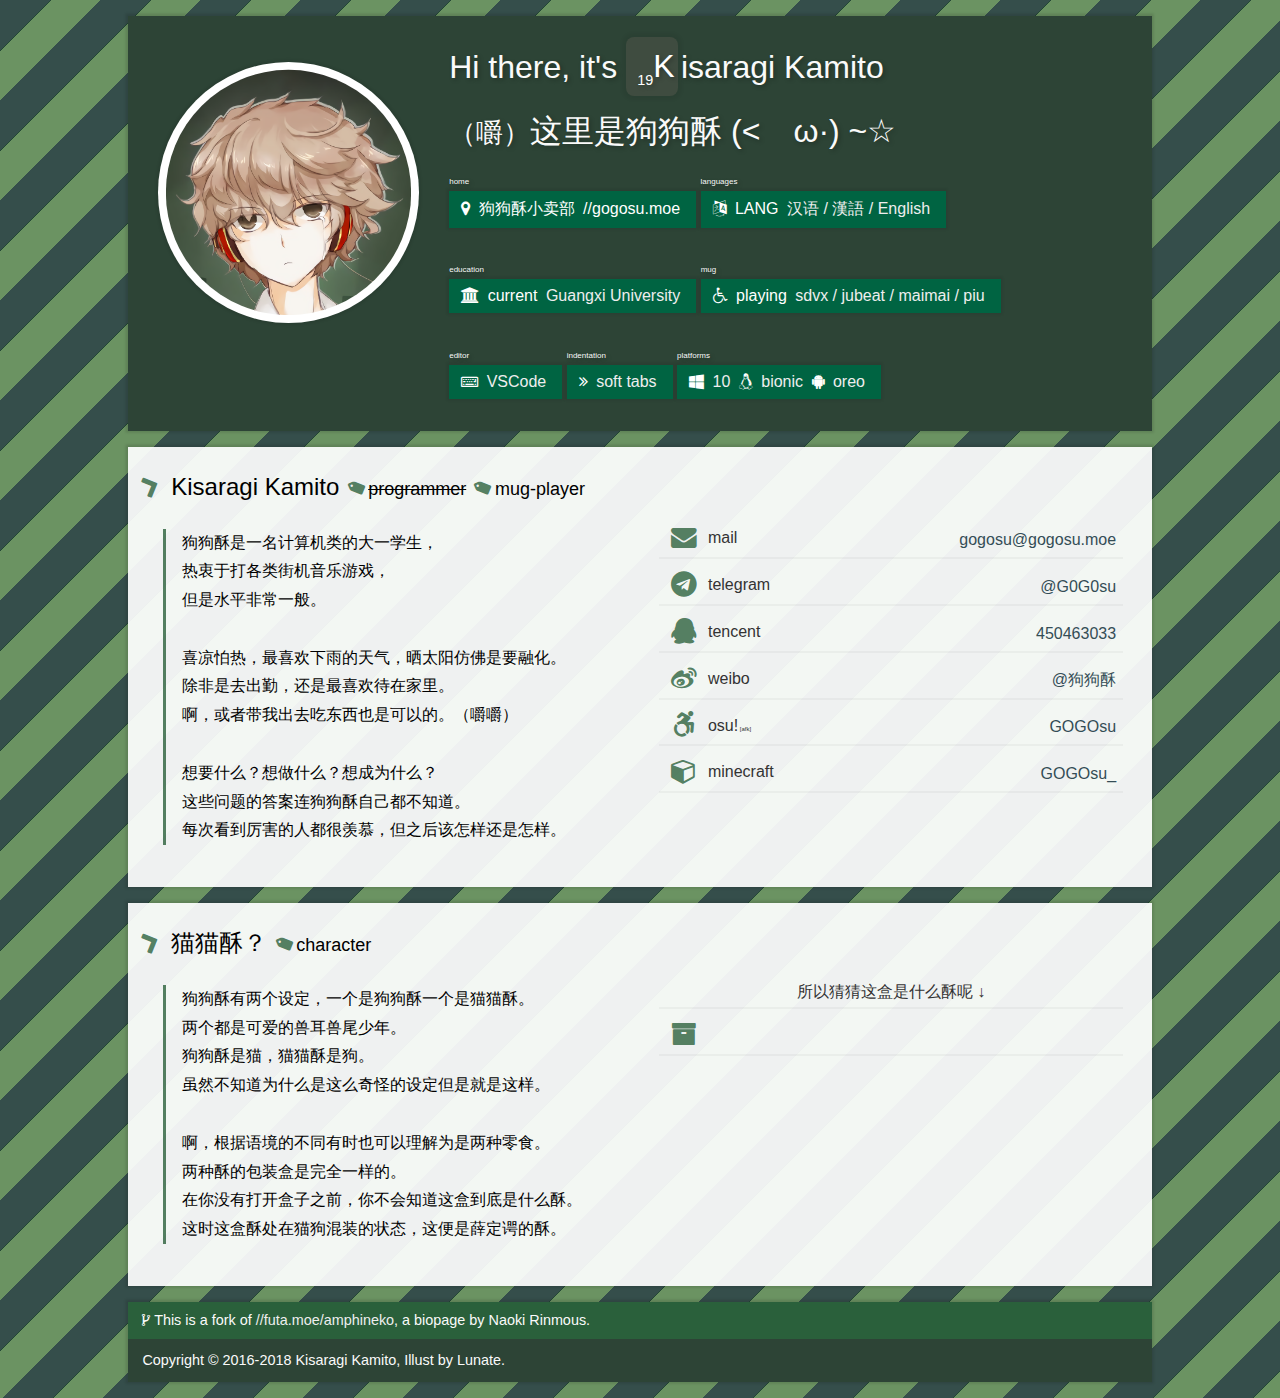
<file: index.html>
<html>
	<head>
		<link href="assets/stylesheets/index.bundle.min.css" rel="stylesheet">
		<meta charset="utf-8">
		<link rel="icon" type="image/png" href="assets/images/favicon.png" />
		<meta name="viewport" content="width=device-width, initial-scale=1, minimum-scale=1, maximum-scale=1" />
		<title>about gogosu</title>

	</head>
	<body>
		<div class="main-container">
			<div class="section header grid-container">
				<div class="picture-container grid-30">
					<img class="picture" src="assets/images/gogosu.png">
				</div>
				<div class="grid-70">
					<h1 class="greeting en">
						Hi there, it's <span class="no-wrap"><a class="chem-element" element="potassium" href="https://en.wikipedia.org/wiki/Potassium">K</a>isaragi Kamito</span>
					</h1>
					<h1 class="greeting cn">
						<small class="prefix">（嚼）</small><span class="name no-wrap">这里是狗狗酥 <span class="face">(&lt;ゝω·) ~☆</span></span>
					</h1>
					<div class="labels">
						<div alt="home" class="label">
							<i aria-hidden="true" class="fa fa-map-marker"></i>
							<span class="title">狗狗酥小卖部</span>
							<span class="link">//gogosu.moe</span>
						</div>
						<div alt="languages" class="label">
							<i aria-hidden="true" class="fa fa-language"></i>
							<span class="title">LANG</span>
							<span class="content">汉语 / 漢語 / English</span>
						</div>
					</div>
					<div class="labels">
						<div alt="education" class="label">
							<i aria-hidden="true" class="fa fa-university"></i>
							<span class="title">current</span>
							<span class="content">Guangxi University</span>
						</div>
						<div alt="mug" class="label">
							<i aria-hidden="true" class="fa fa-wheelchair"></i>
							<span class="title">playing</span>
							<span class="content">sdvx / jubeat / maimai / piu</span>
						</div>
					</div>
					<div class="labels">
						<div alt="editor" class="label">
							<i aria-hidden="true" class="fa fa-keyboard-o"></i>
							<span class="content">VSCode</span>
						</div>
						<div alt="indentation" class="label">
							<i aria-hidden="true" class="fa fa-angle-double-right"></i>
							<span class="content">soft tabs</span>
						</div>
						<div alt="platforms" class="label">
							<i aria-hidden="true" class="fa fa-windows"></i>
							<span class="content">10</span>
							<i aria-hidden="true" class="fa fa-linux"></i>
							<span class="content">bionic</span>
							<i aria-hidden="true" class="fa fa-android"></i>
							<span class="content">oreo</span>
						</div>
					</div>
				</div>
			</div>
			<div class="section identity-category grid-container">
				<h2 class="title">
					<i aria-hidden="true" class="fa fa-chevron-right"></i> Kisaragi Kamito
					<span class="no-wrap">
						<small class="tag"><i aria-hidden="true" class="fa fa-tag"></i><del>programmer</del></small>
						<small class="tag"><i aria-hidden="true" class="fa fa-tag"></i>mug-player</small>
					</span>
				</h2>
				<ul class="identities grid-50">
					<div class="self-desc">
						<p>
							狗狗酥是一名计算机类的大一学生，<br />
							热衷于打各类街机音乐游戏，<br />
							但是水平非常一般。<br />
							<br />
							喜凉怕热，最喜欢下雨的天气，晒太阳仿佛是要融化。<br />
							除非是去出勤，还是最喜欢待在家里。<br />
							啊，或者带我出去吃东西也是可以的。（嚼嚼）<br />
							<br />
							想要什么？想做什么？想成为什么？<br />
							这些问题的答案连狗狗酥自己都不知道。<br />
							每次看到厉害的人都很羡慕，但之后该怎样还是怎样。
						</p>
					</div>
				</ul>
				<ul class="identities grid-50">
					<li class="identity">
						<a href="mailto:gogosu@gogosu.moe">
							<i aria-hidden="true" class="fa fa-envelope"></i>
							<span class="where">mail</span>
							<span class="link">gogosu@gogosu.moe</span>
						</a>
					</li>
					<li class="identity">
						<a href="https://telegram.me/G0G0su">
							<i aria-hidden="true" class="fa fa-telegram"></i>
							<span class="where">telegram</span>
							<span class="link">@G0G0su</span>
						</a>
					</li>
					<li class="identity">
						<a href="http://wpa.qq.com/msgrd?v=3&uin=450463033&site=qq&menu=yes">
							<i aria-hidden="true" class="fa fa-qq"></i>
							<span class="where">tencent</span>
							<span class="link">450463033</span>
						</a>
					</li>
					<li class="identity">
						<a href="http://weibo.com/777500604">
							<i aria-hidden="true" class="fa fa-weibo"></i>
							<span class="where">weibo</span>
							<span class="link">@狗狗酥</span>
						</a>
					</li>
					<li class="identity">
						<a href="https://osu.ppy.sh/u/GOGOsu">
							<i aria-hidden="true" class="fa fa-wheelchair-alt"></i>
							<span class="where">osu!<span class="status"> [afk]</span></span>
							<span class="link">GOGOsu</span>
						</a>
					</li>
					<li class="identity">
						<a href="#">
							<i aria-hidden="true" class="fa fa-cube"></i>
							<span class="where">minecraft</span>
							<span class="link">GOGOsu_</span>
						</a>
					</li>
				</ul>
			</div>

			<div class="section identity-category grid-container">
				<h2 class="title">
					<i aria-hidden="true" class="fa fa-chevron-right"></i> 猫猫酥？
					<span class="no-wrap">
						<small class="tag"><i aria-hidden="true" class="fa fa-tag"></i>character</small>
					</span>
				</h2>
				<ul class="identities grid-50">
					<div class="self-desc">
						<p>
							狗狗酥有两个设定，一个是狗狗酥一个是猫猫酥。<br />
							两个都是可爱的兽耳兽尾少年。<br />
							狗狗酥是猫，猫猫酥是狗。<br />
							虽然不知道为什么是这么奇怪的设定但是就是这样。<br />
							<br />
							啊，根据语境的不同有时也可以理解为是两种零食。<br />
							两种酥的包装盒是完全一样的。<br />
							在你没有打开盒子之前，你不会知道这盒到底是什么酥。<br />
							这时这盒酥处在猫狗混装的状态，这便是薛定谔的酥。</br>
							
						</p>
					</div>
				</ul>
				<ul class="identities grid-50">
				<li class="identity">
						<center><span class="where">所以猜猜这盒是什么酥呢 ↓</span></center>
				</li>
				<li class="identity">
						<i aria-hidden="true" class="fa fa-archive"></i>
						<small><span class="link" style="color: rgba(33,97,153,0)">实际上整盒都是空的，都被猫猫酥（少年）吃光了 .w.（嚼嚼</span></small>
					
				</li>
			</ul>
		</div>



			<div class="section">
				<a class="acknowledgement" href="//github.com/amphineko/amphineko" target="_blank"><i aria-hidden="true" class="fa fa-code-fork"></i> This is a fork of <span class="link">//futa.moe/amphineko</span>, a biopage by Naoki Rinmous.</a>
				<div class="copyright">
					Copyright © 2016-2018 Kisaragi Kamito, Illust by Lunate.
				</div>
			</div>
		</div>
	</body>
</html>
</file>
<file: assets/stylesheets/index.bundle.min.css>
@charset "UTF-8";/*!
 *  Font Awesome 4.7.0 by @davegandy - http://fontawesome.io - @fontawesome
 *  License - http://fontawesome.io/license (Font: SIL OFL 1.1, CSS: MIT License)
 */@font-face{font-family:FontAwesome;src:url(../fonts/fontawesome-webfont.eot?v=4.7.0);src:url(../fonts/fontawesome-webfont.eot?#iefix&v=4.7.0) format("embedded-opentype"),url(../fonts/fontawesome-webfont.woff2?v=4.7.0) format("woff2"),url(../fonts/fontawesome-webfont.woff?v=4.7.0) format("woff"),url(../fonts/fontawesome-webfont.ttf?v=4.7.0) format("truetype"),url(../fonts/fontawesome-webfont.svg?v=4.7.0#fontawesomeregular) format("svg");font-weight:400;font-style:normal}.fa{display:inline-block;font:normal normal normal 14px/1 FontAwesome;font-size:inherit;text-rendering:auto;-webkit-font-smoothing:antialiased;-moz-osx-font-smoothing:grayscale}.fa-lg{font-size:1.33333em;line-height:.75em;vertical-align:-15%}.fa-2x{font-size:2em}.fa-3x{font-size:3em}.fa-4x{font-size:4em}.fa-5x{font-size:5em}.fa-fw{width:1.28571em;text-align:center}.fa-ul{padding-left:0;margin-left:2.14286em;list-style-type:none}.fa-ul>li{position:relative}.fa-li{position:absolute;left:-2.14286em;width:2.14286em;top:.14286em;text-align:center}.fa-li.fa-lg{left:-1.85714em}.fa-border{padding:.2em .25em .15em;border:solid .08em #eee;border-radius:.1em}.fa-pull-left{float:left}.fa-pull-right{float:right}.fa.fa-pull-left{margin-right:.3em}.fa.fa-pull-right{margin-left:.3em}.pull-right{float:right}.pull-left{float:left}.fa.pull-left{margin-right:.3em}.fa.pull-right{margin-left:.3em}.fa-spin{-webkit-animation:fa-spin 2s infinite linear;animation:fa-spin 2s infinite linear}.fa-pulse{-webkit-animation:fa-spin 1s infinite steps(8);animation:fa-spin 1s infinite steps(8)}@-webkit-keyframes fa-spin{0%{-webkit-transform:rotate(0);transform:rotate(0)}100%{-webkit-transform:rotate(359deg);transform:rotate(359deg)}}@keyframes fa-spin{0%{-webkit-transform:rotate(0);transform:rotate(0)}100%{-webkit-transform:rotate(359deg);transform:rotate(359deg)}}.fa-rotate-90{-webkit-transform:rotate(90deg);-ms-transform:rotate(90deg);transform:rotate(90deg)}.fa-rotate-180{-webkit-transform:rotate(180deg);-ms-transform:rotate(180deg);transform:rotate(180deg)}.fa-rotate-270{-webkit-transform:rotate(270deg);-ms-transform:rotate(270deg);transform:rotate(270deg)}.fa-flip-horizontal{-webkit-transform:scale(-1,1);-ms-transform:scale(-1,1);transform:scale(-1,1)}.fa-flip-vertical{-webkit-transform:scale(1,-1);-ms-transform:scale(1,-1);transform:scale(1,-1)}:root .fa-flip-horizontal,:root .fa-flip-vertical,:root .fa-rotate-180,:root .fa-rotate-270,:root .fa-rotate-90{filter:none}.fa-stack{position:relative;display:inline-block;width:2em;height:2em;line-height:2em;vertical-align:middle}.fa-stack-1x,.fa-stack-2x{position:absolute;left:0;width:100%;text-align:center}.fa-stack-1x{line-height:inherit}.fa-stack-2x{font-size:2em}.fa-inverse{color:#fff}.fa-glass:before{content:""}.fa-music:before{content:""}.fa-search:before{content:""}.fa-envelope-o:before{content:""}.fa-heart:before{content:""}.fa-star:before{content:""}.fa-star-o:before{content:""}.fa-user:before{content:""}.fa-film:before{content:""}.fa-th-large:before{content:""}.fa-th:before{content:""}.fa-th-list:before{content:""}.fa-check:before{content:""}.fa-close:before,.fa-remove:before,.fa-times:before{content:""}.fa-search-plus:before{content:""}.fa-search-minus:before{content:""}.fa-power-off:before{content:""}.fa-signal:before{content:""}.fa-cog:before,.fa-gear:before{content:""}.fa-trash-o:before{content:""}.fa-home:before{content:""}.fa-file-o:before{content:""}.fa-clock-o:before{content:""}.fa-road:before{content:""}.fa-download:before{content:""}.fa-arrow-circle-o-down:before{content:""}.fa-arrow-circle-o-up:before{content:""}.fa-inbox:before{content:""}.fa-play-circle-o:before{content:""}.fa-repeat:before,.fa-rotate-right:before{content:""}.fa-refresh:before{content:""}.fa-list-alt:before{content:""}.fa-lock:before{content:""}.fa-flag:before{content:""}.fa-headphones:before{content:""}.fa-volume-off:before{content:""}.fa-volume-down:before{content:""}.fa-volume-up:before{content:""}.fa-qrcode:before{content:""}.fa-barcode:before{content:""}.fa-tag:before{content:""}.fa-tags:before{content:""}.fa-book:before{content:""}.fa-bookmark:before{content:""}.fa-print:before{content:""}.fa-camera:before{content:""}.fa-font:before{content:""}.fa-bold:before{content:""}.fa-italic:before{content:""}.fa-text-height:before{content:""}.fa-text-width:before{content:""}.fa-align-left:before{content:""}.fa-align-center:before{content:""}.fa-align-right:before{content:""}.fa-align-justify:before{content:""}.fa-list:before{content:""}.fa-dedent:before,.fa-outdent:before{content:""}.fa-indent:before{content:""}.fa-video-camera:before{content:""}.fa-image:before,.fa-photo:before,.fa-picture-o:before{content:""}.fa-pencil:before{content:""}.fa-map-marker:before{content:""}.fa-adjust:before{content:""}.fa-tint:before{content:""}.fa-edit:before,.fa-pencil-square-o:before{content:""}.fa-share-square-o:before{content:""}.fa-check-square-o:before{content:""}.fa-arrows:before{content:""}.fa-step-backward:before{content:""}.fa-fast-backward:before{content:""}.fa-backward:before{content:""}.fa-play:before{content:""}.fa-pause:before{content:""}.fa-stop:before{content:""}.fa-forward:before{content:""}.fa-fast-forward:before{content:""}.fa-step-forward:before{content:""}.fa-eject:before{content:""}.fa-chevron-left:before{content:""}.fa-chevron-right:before{content:""}.fa-plus-circle:before{content:""}.fa-minus-circle:before{content:""}.fa-times-circle:before{content:""}.fa-check-circle:before{content:""}.fa-question-circle:before{content:""}.fa-info-circle:before{content:""}.fa-crosshairs:before{content:""}.fa-times-circle-o:before{content:""}.fa-check-circle-o:before{content:""}.fa-ban:before{content:""}.fa-arrow-left:before{content:""}.fa-arrow-right:before{content:""}.fa-arrow-up:before{content:""}.fa-arrow-down:before{content:""}.fa-mail-forward:before,.fa-share:before{content:""}.fa-expand:before{content:""}.fa-compress:before{content:""}.fa-plus:before{content:""}.fa-minus:before{content:""}.fa-asterisk:before{content:""}.fa-exclamation-circle:before{content:""}.fa-gift:before{content:""}.fa-leaf:before{content:""}.fa-fire:before{content:""}.fa-eye:before{content:""}.fa-eye-slash:before{content:""}.fa-exclamation-triangle:before,.fa-warning:before{content:""}.fa-plane:before{content:""}.fa-calendar:before{content:""}.fa-random:before{content:""}.fa-comment:before{content:""}.fa-magnet:before{content:""}.fa-chevron-up:before{content:""}.fa-chevron-down:before{content:""}.fa-retweet:before{content:""}.fa-shopping-cart:before{content:""}.fa-folder:before{content:""}.fa-folder-open:before{content:""}.fa-arrows-v:before{content:""}.fa-arrows-h:before{content:""}.fa-bar-chart-o:before,.fa-bar-chart:before{content:""}.fa-twitter-square:before{content:""}.fa-facebook-square:before{content:""}.fa-camera-retro:before{content:""}.fa-key:before{content:""}.fa-cogs:before,.fa-gears:before{content:""}.fa-comments:before{content:""}.fa-thumbs-o-up:before{content:""}.fa-thumbs-o-down:before{content:""}.fa-star-half:before{content:""}.fa-heart-o:before{content:""}.fa-sign-out:before{content:""}.fa-linkedin-square:before{content:""}.fa-thumb-tack:before{content:""}.fa-external-link:before{content:""}.fa-sign-in:before{content:""}.fa-trophy:before{content:""}.fa-github-square:before{content:""}.fa-upload:before{content:""}.fa-lemon-o:before{content:""}.fa-phone:before{content:""}.fa-square-o:before{content:""}.fa-bookmark-o:before{content:""}.fa-phone-square:before{content:""}.fa-twitter:before{content:""}.fa-facebook-f:before,.fa-facebook:before{content:""}.fa-github:before{content:""}.fa-unlock:before{content:""}.fa-credit-card:before{content:""}.fa-feed:before,.fa-rss:before{content:""}.fa-hdd-o:before{content:""}.fa-bullhorn:before{content:""}.fa-bell:before{content:""}.fa-certificate:before{content:""}.fa-hand-o-right:before{content:""}.fa-hand-o-left:before{content:""}.fa-hand-o-up:before{content:""}.fa-hand-o-down:before{content:""}.fa-arrow-circle-left:before{content:""}.fa-arrow-circle-right:before{content:""}.fa-arrow-circle-up:before{content:""}.fa-arrow-circle-down:before{content:""}.fa-globe:before{content:""}.fa-wrench:before{content:""}.fa-tasks:before{content:""}.fa-filter:before{content:""}.fa-briefcase:before{content:""}.fa-arrows-alt:before{content:""}.fa-group:before,.fa-users:before{content:""}.fa-chain:before,.fa-link:before{content:""}.fa-cloud:before{content:""}.fa-flask:before{content:""}.fa-cut:before,.fa-scissors:before{content:""}.fa-copy:before,.fa-files-o:before{content:""}.fa-paperclip:before{content:""}.fa-floppy-o:before,.fa-save:before{content:""}.fa-square:before{content:""}.fa-bars:before,.fa-navicon:before,.fa-reorder:before{content:""}.fa-list-ul:before{content:""}.fa-list-ol:before{content:""}.fa-strikethrough:before{content:""}.fa-underline:before{content:""}.fa-table:before{content:""}.fa-magic:before{content:""}.fa-truck:before{content:""}.fa-pinterest:before{content:""}.fa-pinterest-square:before{content:""}.fa-google-plus-square:before{content:""}.fa-google-plus:before{content:""}.fa-money:before{content:""}.fa-caret-down:before{content:""}.fa-caret-up:before{content:""}.fa-caret-left:before{content:""}.fa-caret-right:before{content:""}.fa-columns:before{content:""}.fa-sort:before,.fa-unsorted:before{content:""}.fa-sort-desc:before,.fa-sort-down:before{content:""}.fa-sort-asc:before,.fa-sort-up:before{content:""}.fa-envelope:before{content:""}.fa-linkedin:before{content:""}.fa-rotate-left:before,.fa-undo:before{content:""}.fa-gavel:before,.fa-legal:before{content:""}.fa-dashboard:before,.fa-tachometer:before{content:""}.fa-comment-o:before{content:""}.fa-comments-o:before{content:""}.fa-bolt:before,.fa-flash:before{content:""}.fa-sitemap:before{content:""}.fa-umbrella:before{content:""}.fa-clipboard:before,.fa-paste:before{content:""}.fa-lightbulb-o:before{content:""}.fa-exchange:before{content:""}.fa-cloud-download:before{content:""}.fa-cloud-upload:before{content:""}.fa-user-md:before{content:""}.fa-stethoscope:before{content:""}.fa-suitcase:before{content:""}.fa-bell-o:before{content:""}.fa-coffee:before{content:""}.fa-cutlery:before{content:""}.fa-file-text-o:before{content:""}.fa-building-o:before{content:""}.fa-hospital-o:before{content:""}.fa-ambulance:before{content:""}.fa-medkit:before{content:""}.fa-fighter-jet:before{content:""}.fa-beer:before{content:""}.fa-h-square:before{content:""}.fa-plus-square:before{content:""}.fa-angle-double-left:before{content:""}.fa-angle-double-right:before{content:""}.fa-angle-double-up:before{content:""}.fa-angle-double-down:before{content:""}.fa-angle-left:before{content:""}.fa-angle-right:before{content:""}.fa-angle-up:before{content:""}.fa-angle-down:before{content:""}.fa-desktop:before{content:""}.fa-laptop:before{content:""}.fa-tablet:before{content:""}.fa-mobile-phone:before,.fa-mobile:before{content:""}.fa-circle-o:before{content:""}.fa-quote-left:before{content:""}.fa-quote-right:before{content:""}.fa-spinner:before{content:""}.fa-circle:before{content:""}.fa-mail-reply:before,.fa-reply:before{content:""}.fa-github-alt:before{content:""}.fa-folder-o:before{content:""}.fa-folder-open-o:before{content:""}.fa-smile-o:before{content:""}.fa-frown-o:before{content:""}.fa-meh-o:before{content:""}.fa-gamepad:before{content:""}.fa-keyboard-o:before{content:""}.fa-flag-o:before{content:""}.fa-flag-checkered:before{content:""}.fa-terminal:before{content:""}.fa-code:before{content:""}.fa-mail-reply-all:before,.fa-reply-all:before{content:""}.fa-star-half-empty:before,.fa-star-half-full:before,.fa-star-half-o:before{content:""}.fa-location-arrow:before{content:""}.fa-crop:before{content:""}.fa-code-fork:before{content:""}.fa-chain-broken:before,.fa-unlink:before{content:""}.fa-question:before{content:""}.fa-info:before{content:""}.fa-exclamation:before{content:""}.fa-superscript:before{content:""}.fa-subscript:before{content:""}.fa-eraser:before{content:""}.fa-puzzle-piece:before{content:""}.fa-microphone:before{content:""}.fa-microphone-slash:before{content:""}.fa-shield:before{content:""}.fa-calendar-o:before{content:""}.fa-fire-extinguisher:before{content:""}.fa-rocket:before{content:""}.fa-maxcdn:before{content:""}.fa-chevron-circle-left:before{content:""}.fa-chevron-circle-right:before{content:""}.fa-chevron-circle-up:before{content:""}.fa-chevron-circle-down:before{content:""}.fa-html5:before{content:""}.fa-css3:before{content:""}.fa-anchor:before{content:""}.fa-unlock-alt:before{content:""}.fa-bullseye:before{content:""}.fa-ellipsis-h:before{content:""}.fa-ellipsis-v:before{content:""}.fa-rss-square:before{content:""}.fa-play-circle:before{content:""}.fa-ticket:before{content:""}.fa-minus-square:before{content:""}.fa-minus-square-o:before{content:""}.fa-level-up:before{content:""}.fa-level-down:before{content:""}.fa-check-square:before{content:""}.fa-pencil-square:before{content:""}.fa-external-link-square:before{content:""}.fa-share-square:before{content:""}.fa-compass:before{content:""}.fa-caret-square-o-down:before,.fa-toggle-down:before{content:""}.fa-caret-square-o-up:before,.fa-toggle-up:before{content:""}.fa-caret-square-o-right:before,.fa-toggle-right:before{content:""}.fa-eur:before,.fa-euro:before{content:""}.fa-gbp:before{content:""}.fa-dollar:before,.fa-usd:before{content:""}.fa-inr:before,.fa-rupee:before{content:""}.fa-cny:before,.fa-jpy:before,.fa-rmb:before,.fa-yen:before{content:""}.fa-rouble:before,.fa-rub:before,.fa-ruble:before{content:""}.fa-krw:before,.fa-won:before{content:""}.fa-bitcoin:before,.fa-btc:before{content:""}.fa-file:before{content:""}.fa-file-text:before{content:""}.fa-sort-alpha-asc:before{content:""}.fa-sort-alpha-desc:before{content:""}.fa-sort-amount-asc:before{content:""}.fa-sort-amount-desc:before{content:""}.fa-sort-numeric-asc:before{content:""}.fa-sort-numeric-desc:before{content:""}.fa-thumbs-up:before{content:""}.fa-thumbs-down:before{content:""}.fa-youtube-square:before{content:""}.fa-youtube:before{content:""}.fa-xing:before{content:""}.fa-xing-square:before{content:""}.fa-youtube-play:before{content:""}.fa-dropbox:before{content:""}.fa-stack-overflow:before{content:""}.fa-instagram:before{content:""}.fa-flickr:before{content:""}.fa-adn:before{content:""}.fa-bitbucket:before{content:""}.fa-bitbucket-square:before{content:""}.fa-tumblr:before{content:""}.fa-tumblr-square:before{content:""}.fa-long-arrow-down:before{content:""}.fa-long-arrow-up:before{content:""}.fa-long-arrow-left:before{content:""}.fa-long-arrow-right:before{content:""}.fa-apple:before{content:""}.fa-windows:before{content:""}.fa-android:before{content:""}.fa-linux:before{content:""}.fa-dribbble:before{content:""}.fa-skype:before{content:""}.fa-foursquare:before{content:""}.fa-trello:before{content:""}.fa-female:before{content:""}.fa-male:before{content:""}.fa-gittip:before,.fa-gratipay:before{content:""}.fa-sun-o:before{content:""}.fa-moon-o:before{content:""}.fa-archive:before{content:""}.fa-bug:before{content:""}.fa-vk:before{content:""}.fa-weibo:before{content:""}.fa-renren:before{content:""}.fa-pagelines:before{content:""}.fa-stack-exchange:before{content:""}.fa-arrow-circle-o-right:before{content:""}.fa-arrow-circle-o-left:before{content:""}.fa-caret-square-o-left:before,.fa-toggle-left:before{content:""}.fa-dot-circle-o:before{content:""}.fa-wheelchair:before{content:""}.fa-vimeo-square:before{content:""}.fa-try:before,.fa-turkish-lira:before{content:""}.fa-plus-square-o:before{content:""}.fa-space-shuttle:before{content:""}.fa-slack:before{content:""}.fa-envelope-square:before{content:""}.fa-wordpress:before{content:""}.fa-openid:before{content:""}.fa-bank:before,.fa-institution:before,.fa-university:before{content:""}.fa-graduation-cap:before,.fa-mortar-board:before{content:""}.fa-yahoo:before{content:""}.fa-google:before{content:""}.fa-reddit:before{content:""}.fa-reddit-square:before{content:""}.fa-stumbleupon-circle:before{content:""}.fa-stumbleupon:before{content:""}.fa-delicious:before{content:""}.fa-digg:before{content:""}.fa-pied-piper-pp:before{content:""}.fa-pied-piper-alt:before{content:""}.fa-drupal:before{content:""}.fa-joomla:before{content:""}.fa-language:before{content:""}.fa-fax:before{content:""}.fa-building:before{content:""}.fa-child:before{content:""}.fa-paw:before{content:""}.fa-spoon:before{content:""}.fa-cube:before{content:""}.fa-cubes:before{content:""}.fa-behance:before{content:""}.fa-behance-square:before{content:""}.fa-steam:before{content:""}.fa-steam-square:before{content:""}.fa-recycle:before{content:""}.fa-automobile:before,.fa-car:before{content:""}.fa-cab:before,.fa-taxi:before{content:""}.fa-tree:before{content:""}.fa-spotify:before{content:""}.fa-deviantart:before{content:""}.fa-soundcloud:before{content:""}.fa-database:before{content:""}.fa-file-pdf-o:before{content:""}.fa-file-word-o:before{content:""}.fa-file-excel-o:before{content:""}.fa-file-powerpoint-o:before{content:""}.fa-file-image-o:before,.fa-file-photo-o:before,.fa-file-picture-o:before{content:""}.fa-file-archive-o:before,.fa-file-zip-o:before{content:""}.fa-file-audio-o:before,.fa-file-sound-o:before{content:""}.fa-file-movie-o:before,.fa-file-video-o:before{content:""}.fa-file-code-o:before{content:""}.fa-vine:before{content:""}.fa-codepen:before{content:""}.fa-jsfiddle:before{content:""}.fa-life-bouy:before,.fa-life-buoy:before,.fa-life-ring:before,.fa-life-saver:before,.fa-support:before{content:""}.fa-circle-o-notch:before{content:""}.fa-ra:before,.fa-rebel:before,.fa-resistance:before{content:""}.fa-empire:before,.fa-ge:before{content:""}.fa-git-square:before{content:""}.fa-git:before{content:""}.fa-hacker-news:before,.fa-y-combinator-square:before,.fa-yc-square:before{content:""}.fa-tencent-weibo:before{content:""}.fa-qq:before{content:""}.fa-wechat:before,.fa-weixin:before{content:""}.fa-paper-plane:before,.fa-send:before{content:""}.fa-paper-plane-o:before,.fa-send-o:before{content:""}.fa-history:before{content:""}.fa-circle-thin:before{content:""}.fa-header:before{content:""}.fa-paragraph:before{content:""}.fa-sliders:before{content:""}.fa-share-alt:before{content:""}.fa-share-alt-square:before{content:""}.fa-bomb:before{content:""}.fa-futbol-o:before,.fa-soccer-ball-o:before{content:""}.fa-tty:before{content:""}.fa-binoculars:before{content:""}.fa-plug:before{content:""}.fa-slideshare:before{content:""}.fa-twitch:before{content:""}.fa-yelp:before{content:""}.fa-newspaper-o:before{content:""}.fa-wifi:before{content:""}.fa-calculator:before{content:""}.fa-paypal:before{content:""}.fa-google-wallet:before{content:""}.fa-cc-visa:before{content:""}.fa-cc-mastercard:before{content:""}.fa-cc-discover:before{content:""}.fa-cc-amex:before{content:""}.fa-cc-paypal:before{content:""}.fa-cc-stripe:before{content:""}.fa-bell-slash:before{content:""}.fa-bell-slash-o:before{content:""}.fa-trash:before{content:""}.fa-copyright:before{content:""}.fa-at:before{content:""}.fa-eyedropper:before{content:""}.fa-paint-brush:before{content:""}.fa-birthday-cake:before{content:""}.fa-area-chart:before{content:""}.fa-pie-chart:before{content:""}.fa-line-chart:before{content:""}.fa-lastfm:before{content:""}.fa-lastfm-square:before{content:""}.fa-toggle-off:before{content:""}.fa-toggle-on:before{content:""}.fa-bicycle:before{content:""}.fa-bus:before{content:""}.fa-ioxhost:before{content:""}.fa-angellist:before{content:""}.fa-cc:before{content:""}.fa-ils:before,.fa-shekel:before,.fa-sheqel:before{content:""}.fa-meanpath:before{content:""}.fa-buysellads:before{content:""}.fa-connectdevelop:before{content:""}.fa-dashcube:before{content:""}.fa-forumbee:before{content:""}.fa-leanpub:before{content:""}.fa-sellsy:before{content:""}.fa-shirtsinbulk:before{content:""}.fa-simplybuilt:before{content:""}.fa-skyatlas:before{content:""}.fa-cart-plus:before{content:""}.fa-cart-arrow-down:before{content:""}.fa-diamond:before{content:""}.fa-ship:before{content:""}.fa-user-secret:before{content:""}.fa-motorcycle:before{content:""}.fa-street-view:before{content:""}.fa-heartbeat:before{content:""}.fa-venus:before{content:""}.fa-mars:before{content:""}.fa-mercury:before{content:""}.fa-intersex:before,.fa-transgender:before{content:""}.fa-transgender-alt:before{content:""}.fa-venus-double:before{content:""}.fa-mars-double:before{content:""}.fa-venus-mars:before{content:""}.fa-mars-stroke:before{content:""}.fa-mars-stroke-v:before{content:""}.fa-mars-stroke-h:before{content:""}.fa-neuter:before{content:""}.fa-genderless:before{content:""}.fa-facebook-official:before{content:""}.fa-pinterest-p:before{content:""}.fa-whatsapp:before{content:""}.fa-server:before{content:""}.fa-user-plus:before{content:""}.fa-user-times:before{content:""}.fa-bed:before,.fa-hotel:before{content:""}.fa-viacoin:before{content:""}.fa-train:before{content:""}.fa-subway:before{content:""}.fa-medium:before{content:""}.fa-y-combinator:before,.fa-yc:before{content:""}.fa-optin-monster:before{content:""}.fa-opencart:before{content:""}.fa-expeditedssl:before{content:""}.fa-battery-4:before,.fa-battery-full:before,.fa-battery:before{content:""}.fa-battery-3:before,.fa-battery-three-quarters:before{content:""}.fa-battery-2:before,.fa-battery-half:before{content:""}.fa-battery-1:before,.fa-battery-quarter:before{content:""}.fa-battery-0:before,.fa-battery-empty:before{content:""}.fa-mouse-pointer:before{content:""}.fa-i-cursor:before{content:""}.fa-object-group:before{content:""}.fa-object-ungroup:before{content:""}.fa-sticky-note:before{content:""}.fa-sticky-note-o:before{content:""}.fa-cc-jcb:before{content:""}.fa-cc-diners-club:before{content:""}.fa-clone:before{content:""}.fa-balance-scale:before{content:""}.fa-hourglass-o:before{content:""}.fa-hourglass-1:before,.fa-hourglass-start:before{content:""}.fa-hourglass-2:before,.fa-hourglass-half:before{content:""}.fa-hourglass-3:before,.fa-hourglass-end:before{content:""}.fa-hourglass:before{content:""}.fa-hand-grab-o:before,.fa-hand-rock-o:before{content:""}.fa-hand-paper-o:before,.fa-hand-stop-o:before{content:""}.fa-hand-scissors-o:before{content:""}.fa-hand-lizard-o:before{content:""}.fa-hand-spock-o:before{content:""}.fa-hand-pointer-o:before{content:""}.fa-hand-peace-o:before{content:""}.fa-trademark:before{content:""}.fa-registered:before{content:""}.fa-creative-commons:before{content:""}.fa-gg:before{content:""}.fa-gg-circle:before{content:""}.fa-tripadvisor:before{content:""}.fa-odnoklassniki:before{content:""}.fa-odnoklassniki-square:before{content:""}.fa-get-pocket:before{content:""}.fa-wikipedia-w:before{content:""}.fa-safari:before{content:""}.fa-chrome:before{content:""}.fa-firefox:before{content:""}.fa-opera:before{content:""}.fa-internet-explorer:before{content:""}.fa-television:before,.fa-tv:before{content:""}.fa-contao:before{content:""}.fa-500px:before{content:""}.fa-amazon:before{content:""}.fa-calendar-plus-o:before{content:""}.fa-calendar-minus-o:before{content:""}.fa-calendar-times-o:before{content:""}.fa-calendar-check-o:before{content:""}.fa-industry:before{content:""}.fa-map-pin:before{content:""}.fa-map-signs:before{content:""}.fa-map-o:before{content:""}.fa-map:before{content:""}.fa-commenting:before{content:""}.fa-commenting-o:before{content:""}.fa-houzz:before{content:""}.fa-vimeo:before{content:""}.fa-black-tie:before{content:""}.fa-fonticons:before{content:""}.fa-reddit-alien:before{content:""}.fa-edge:before{content:""}.fa-credit-card-alt:before{content:""}.fa-codiepie:before{content:""}.fa-modx:before{content:""}.fa-fort-awesome:before{content:""}.fa-usb:before{content:""}.fa-product-hunt:before{content:""}.fa-mixcloud:before{content:""}.fa-scribd:before{content:""}.fa-pause-circle:before{content:""}.fa-pause-circle-o:before{content:""}.fa-stop-circle:before{content:""}.fa-stop-circle-o:before{content:""}.fa-shopping-bag:before{content:""}.fa-shopping-basket:before{content:""}.fa-hashtag:before{content:""}.fa-bluetooth:before{content:""}.fa-bluetooth-b:before{content:""}.fa-percent:before{content:""}.fa-gitlab:before{content:""}.fa-wpbeginner:before{content:""}.fa-wpforms:before{content:""}.fa-envira:before{content:""}.fa-universal-access:before{content:""}.fa-wheelchair-alt:before{content:""}.fa-question-circle-o:before{content:""}.fa-blind:before{content:""}.fa-audio-description:before{content:""}.fa-volume-control-phone:before{content:""}.fa-braille:before{content:""}.fa-assistive-listening-systems:before{content:""}.fa-american-sign-language-interpreting:before,.fa-asl-interpreting:before{content:""}.fa-deaf:before,.fa-deafness:before,.fa-hard-of-hearing:before{content:""}.fa-glide:before{content:""}.fa-glide-g:before{content:""}.fa-sign-language:before,.fa-signing:before{content:""}.fa-low-vision:before{content:""}.fa-viadeo:before{content:""}.fa-viadeo-square:before{content:""}.fa-snapchat:before{content:""}.fa-snapchat-ghost:before{content:""}.fa-snapchat-square:before{content:""}.fa-pied-piper:before{content:""}.fa-first-order:before{content:""}.fa-yoast:before{content:""}.fa-themeisle:before{content:""}.fa-google-plus-circle:before,.fa-google-plus-official:before{content:""}.fa-fa:before,.fa-font-awesome:before{content:""}.fa-handshake-o:before{content:""}.fa-envelope-open:before{content:""}.fa-envelope-open-o:before{content:""}.fa-linode:before{content:""}.fa-address-book:before{content:""}.fa-address-book-o:before{content:""}.fa-address-card:before,.fa-vcard:before{content:""}.fa-address-card-o:before,.fa-vcard-o:before{content:""}.fa-user-circle:before{content:""}.fa-user-circle-o:before{content:""}.fa-user-o:before{content:""}.fa-id-badge:before{content:""}.fa-drivers-license:before,.fa-id-card:before{content:""}.fa-drivers-license-o:before,.fa-id-card-o:before{content:""}.fa-quora:before{content:""}.fa-free-code-camp:before{content:""}.fa-telegram:before{content:""}.fa-thermometer-4:before,.fa-thermometer-full:before,.fa-thermometer:before{content:""}.fa-thermometer-3:before,.fa-thermometer-three-quarters:before{content:""}.fa-thermometer-2:before,.fa-thermometer-half:before{content:""}.fa-thermometer-1:before,.fa-thermometer-quarter:before{content:""}.fa-thermometer-0:before,.fa-thermometer-empty:before{content:""}.fa-shower:before{content:""}.fa-bath:before,.fa-bathtub:before,.fa-s15:before{content:""}.fa-podcast:before{content:""}.fa-window-maximize:before{content:""}.fa-window-minimize:before{content:""}.fa-window-restore:before{content:""}.fa-times-rectangle:before,.fa-window-close:before{content:""}.fa-times-rectangle-o:before,.fa-window-close-o:before{content:""}.fa-bandcamp:before{content:""}.fa-grav:before{content:""}.fa-etsy:before{content:""}.fa-imdb:before{content:""}.fa-ravelry:before{content:""}.fa-eercast:before{content:""}.fa-microchip:before{content:""}.fa-snowflake-o:before{content:""}.fa-superpowers:before{content:""}.fa-wpexplorer:before{content:""}.fa-meetup:before{content:""}.sr-only{position:absolute;width:1px;height:1px;padding:0;margin:-1px;overflow:hidden;clip:rect(0,0,0,0);border:0}.sr-only-focusable:active,.sr-only-focusable:focus{position:static;width:auto;height:auto;margin:0;overflow:visible;clip:auto}@media (max-width:400px){@-ms-viewport{width:320px}}.clear{clear:both;display:block;overflow:hidden;visibility:hidden;width:0;height:0}.clearfix:after,.clearfix:before,.grid-100:after,.grid-100:before,.grid-10:after,.grid-10:before,.grid-15:after,.grid-15:before,.grid-20:after,.grid-20:before,.grid-25:after,.grid-25:before,.grid-30:after,.grid-30:before,.grid-33:after,.grid-33:before,.grid-35:after,.grid-35:before,.grid-40:after,.grid-40:before,.grid-45:after,.grid-45:before,.grid-50:after,.grid-50:before,.grid-55:after,.grid-55:before,.grid-5:after,.grid-5:before,.grid-60:after,.grid-60:before,.grid-65:after,.grid-65:before,.grid-66:after,.grid-66:before,.grid-70:after,.grid-70:before,.grid-75:after,.grid-75:before,.grid-80:after,.grid-80:before,.grid-85:after,.grid-85:before,.grid-90:after,.grid-90:before,.grid-95:after,.grid-95:before,.grid-container:after,.grid-container:before,.grid-offset:after,.grid-offset:before,.mobile-grid-100:after,.mobile-grid-100:before,.mobile-grid-10:after,.mobile-grid-10:before,.mobile-grid-15:after,.mobile-grid-15:before,.mobile-grid-20:after,.mobile-grid-20:before,.mobile-grid-25:after,.mobile-grid-25:before,.mobile-grid-30:after,.mobile-grid-30:before,.mobile-grid-33:after,.mobile-grid-33:before,.mobile-grid-35:after,.mobile-grid-35:before,.mobile-grid-40:after,.mobile-grid-40:before,.mobile-grid-45:after,.mobile-grid-45:before,.mobile-grid-50:after,.mobile-grid-50:before,.mobile-grid-55:after,.mobile-grid-55:before,.mobile-grid-5:after,.mobile-grid-5:before,.mobile-grid-60:after,.mobile-grid-60:before,.mobile-grid-65:after,.mobile-grid-65:before,.mobile-grid-66:after,.mobile-grid-66:before,.mobile-grid-70:after,.mobile-grid-70:before,.mobile-grid-75:after,.mobile-grid-75:before,.mobile-grid-80:after,.mobile-grid-80:before,.mobile-grid-85:after,.mobile-grid-85:before,.mobile-grid-90:after,.mobile-grid-90:before,.mobile-grid-95:after,.mobile-grid-95:before{content:".";display:block;overflow:hidden;visibility:hidden;font-size:0;line-height:0;width:0;height:0}.clearfix:after,.grid-100:after,.grid-10:after,.grid-15:after,.grid-20:after,.grid-25:after,.grid-30:after,.grid-33:after,.grid-35:after,.grid-40:after,.grid-45:after,.grid-50:after,.grid-55:after,.grid-5:after,.grid-60:after,.grid-65:after,.grid-66:after,.grid-70:after,.grid-75:after,.grid-80:after,.grid-85:after,.grid-90:after,.grid-95:after,.grid-container:after,.grid-offset:after,.mobile-grid-100:after,.mobile-grid-10:after,.mobile-grid-15:after,.mobile-grid-20:after,.mobile-grid-25:after,.mobile-grid-30:after,.mobile-grid-33:after,.mobile-grid-35:after,.mobile-grid-40:after,.mobile-grid-45:after,.mobile-grid-50:after,.mobile-grid-55:after,.mobile-grid-5:after,.mobile-grid-60:after,.mobile-grid-65:after,.mobile-grid-66:after,.mobile-grid-70:after,.mobile-grid-75:after,.mobile-grid-80:after,.mobile-grid-85:after,.mobile-grid-90:after,.mobile-grid-95:after{clear:both}.grid-container{margin-left:auto;margin-right:auto;max-width:1200px;padding-left:10px;padding-right:10px}.grid-10,.grid-100,.grid-15,.grid-20,.grid-25,.grid-30,.grid-33,.grid-35,.grid-40,.grid-45,.grid-5,.grid-50,.grid-55,.grid-60,.grid-65,.grid-66,.grid-70,.grid-75,.grid-80,.grid-85,.grid-90,.grid-95,.mobile-grid-10,.mobile-grid-100,.mobile-grid-15,.mobile-grid-20,.mobile-grid-25,.mobile-grid-30,.mobile-grid-33,.mobile-grid-35,.mobile-grid-40,.mobile-grid-45,.mobile-grid-5,.mobile-grid-50,.mobile-grid-55,.mobile-grid-60,.mobile-grid-65,.mobile-grid-66,.mobile-grid-70,.mobile-grid-75,.mobile-grid-80,.mobile-grid-85,.mobile-grid-90,.mobile-grid-95{-moz-box-sizing:border-box;-webkit-box-sizing:border-box;box-sizing:border-box;padding-left:10px;padding-right:10px}.grid-parent{padding-left:0;padding-right:0}.grid-offset{clear:both;margin-left:-10px;margin-right:-10px}@media (max-width:767px){.mobile-pull-10,.mobile-pull-15,.mobile-pull-20,.mobile-pull-25,.mobile-pull-30,.mobile-pull-33,.mobile-pull-35,.mobile-pull-40,.mobile-pull-45,.mobile-pull-5,.mobile-pull-50,.mobile-pull-55,.mobile-pull-60,.mobile-pull-65,.mobile-pull-66,.mobile-pull-70,.mobile-pull-75,.mobile-pull-80,.mobile-pull-85,.mobile-pull-90,.mobile-pull-95,.mobile-push-10,.mobile-push-15,.mobile-push-20,.mobile-push-25,.mobile-push-30,.mobile-push-33,.mobile-push-35,.mobile-push-40,.mobile-push-45,.mobile-push-5,.mobile-push-50,.mobile-push-55,.mobile-push-60,.mobile-push-65,.mobile-push-66,.mobile-push-70,.mobile-push-75,.mobile-push-80,.mobile-push-85,.mobile-push-90,.mobile-push-95{position:relative}.hide-on-mobile{display:none!important}.mobile-grid-5{float:left;width:5%}.mobile-prefix-5{margin-left:5%}.mobile-suffix-5{margin-right:5%}.mobile-push-5{left:5%}.mobile-pull-5{left:-5%}.mobile-grid-10{float:left;width:10%}.mobile-prefix-10{margin-left:10%}.mobile-suffix-10{margin-right:10%}.mobile-push-10{left:10%}.mobile-pull-10{left:-10%}.mobile-grid-15{float:left;width:15%}.mobile-prefix-15{margin-left:15%}.mobile-suffix-15{margin-right:15%}.mobile-push-15{left:15%}.mobile-pull-15{left:-15%}.mobile-grid-20{float:left;width:20%}.mobile-prefix-20{margin-left:20%}.mobile-suffix-20{margin-right:20%}.mobile-push-20{left:20%}.mobile-pull-20{left:-20%}.mobile-grid-25{float:left;width:25%}.mobile-prefix-25{margin-left:25%}.mobile-suffix-25{margin-right:25%}.mobile-push-25{left:25%}.mobile-pull-25{left:-25%}.mobile-grid-30{float:left;width:30%}.mobile-prefix-30{margin-left:30%}.mobile-suffix-30{margin-right:30%}.mobile-push-30{left:30%}.mobile-pull-30{left:-30%}.mobile-grid-35{float:left;width:35%}.mobile-prefix-35{margin-left:35%}.mobile-suffix-35{margin-right:35%}.mobile-push-35{left:35%}.mobile-pull-35{left:-35%}.mobile-grid-40{float:left;width:40%}.mobile-prefix-40{margin-left:40%}.mobile-suffix-40{margin-right:40%}.mobile-push-40{left:40%}.mobile-pull-40{left:-40%}.mobile-grid-45{float:left;width:45%}.mobile-prefix-45{margin-left:45%}.mobile-suffix-45{margin-right:45%}.mobile-push-45{left:45%}.mobile-pull-45{left:-45%}.mobile-grid-50{float:left;width:50%}.mobile-prefix-50{margin-left:50%}.mobile-suffix-50{margin-right:50%}.mobile-push-50{left:50%}.mobile-pull-50{left:-50%}.mobile-grid-55{float:left;width:55%}.mobile-prefix-55{margin-left:55%}.mobile-suffix-55{margin-right:55%}.mobile-push-55{left:55%}.mobile-pull-55{left:-55%}.mobile-grid-60{float:left;width:60%}.mobile-prefix-60{margin-left:60%}.mobile-suffix-60{margin-right:60%}.mobile-push-60{left:60%}.mobile-pull-60{left:-60%}.mobile-grid-65{float:left;width:65%}.mobile-prefix-65{margin-left:65%}.mobile-suffix-65{margin-right:65%}.mobile-push-65{left:65%}.mobile-pull-65{left:-65%}.mobile-grid-70{float:left;width:70%}.mobile-prefix-70{margin-left:70%}.mobile-suffix-70{margin-right:70%}.mobile-push-70{left:70%}.mobile-pull-70{left:-70%}.mobile-grid-75{float:left;width:75%}.mobile-prefix-75{margin-left:75%}.mobile-suffix-75{margin-right:75%}.mobile-push-75{left:75%}.mobile-pull-75{left:-75%}.mobile-grid-80{float:left;width:80%}.mobile-prefix-80{margin-left:80%}.mobile-suffix-80{margin-right:80%}.mobile-push-80{left:80%}.mobile-pull-80{left:-80%}.mobile-grid-85{float:left;width:85%}.mobile-prefix-85{margin-left:85%}.mobile-suffix-85{margin-right:85%}.mobile-push-85{left:85%}.mobile-pull-85{left:-85%}.mobile-grid-90{float:left;width:90%}.mobile-prefix-90{margin-left:90%}.mobile-suffix-90{margin-right:90%}.mobile-push-90{left:90%}.mobile-pull-90{left:-90%}.mobile-grid-95{float:left;width:95%}.mobile-prefix-95{margin-left:95%}.mobile-suffix-95{margin-right:95%}.mobile-push-95{left:95%}.mobile-pull-95{left:-95%}.mobile-grid-33{float:left;width:33.33333%}.mobile-prefix-33{margin-left:33.33333%}.mobile-suffix-33{margin-right:33.33333%}.mobile-push-33{left:33.33333%}.mobile-pull-33{left:-33.33333%}.mobile-grid-66{float:left;width:66.66667%}.mobile-prefix-66{margin-left:66.66667%}.mobile-suffix-66{margin-right:66.66667%}.mobile-push-66{left:66.66667%}.mobile-pull-66{left:-66.66667%}.mobile-grid-100{clear:both;width:100%}}@media (min-width:768px){.pull-10,.pull-15,.pull-20,.pull-25,.pull-30,.pull-33,.pull-35,.pull-40,.pull-45,.pull-5,.pull-50,.pull-55,.pull-60,.pull-65,.pull-66,.pull-70,.pull-75,.pull-80,.pull-85,.pull-90,.pull-95,.push-10,.push-15,.push-20,.push-25,.push-30,.push-33,.push-35,.push-40,.push-45,.push-5,.push-50,.push-55,.push-60,.push-65,.push-66,.push-70,.push-75,.push-80,.push-85,.push-90,.push-95{position:relative}.hide-on-desktop{display:none!important}.grid-5{float:left;width:5%}.prefix-5{margin-left:5%}.suffix-5{margin-right:5%}.push-5{left:5%}.pull-5{left:-5%}.grid-10{float:left;width:10%}.prefix-10{margin-left:10%}.suffix-10{margin-right:10%}.push-10{left:10%}.pull-10{left:-10%}.grid-15{float:left;width:15%}.prefix-15{margin-left:15%}.suffix-15{margin-right:15%}.push-15{left:15%}.pull-15{left:-15%}.grid-20{float:left;width:20%}.prefix-20{margin-left:20%}.suffix-20{margin-right:20%}.push-20{left:20%}.pull-20{left:-20%}.grid-25{float:left;width:25%}.prefix-25{margin-left:25%}.suffix-25{margin-right:25%}.push-25{left:25%}.pull-25{left:-25%}.grid-30{float:left;width:30%}.prefix-30{margin-left:30%}.suffix-30{margin-right:30%}.push-30{left:30%}.pull-30{left:-30%}.grid-35{float:left;width:35%}.prefix-35{margin-left:35%}.suffix-35{margin-right:35%}.push-35{left:35%}.pull-35{left:-35%}.grid-40{float:left;width:40%}.prefix-40{margin-left:40%}.suffix-40{margin-right:40%}.push-40{left:40%}.pull-40{left:-40%}.grid-45{float:left;width:45%}.prefix-45{margin-left:45%}.suffix-45{margin-right:45%}.push-45{left:45%}.pull-45{left:-45%}.grid-50{float:left;width:50%}.prefix-50{margin-left:50%}.suffix-50{margin-right:50%}.push-50{left:50%}.pull-50{left:-50%}.grid-55{float:left;width:55%}.prefix-55{margin-left:55%}.suffix-55{margin-right:55%}.push-55{left:55%}.pull-55{left:-55%}.grid-60{float:left;width:60%}.prefix-60{margin-left:60%}.suffix-60{margin-right:60%}.push-60{left:60%}.pull-60{left:-60%}.grid-65{float:left;width:65%}.prefix-65{margin-left:65%}.suffix-65{margin-right:65%}.push-65{left:65%}.pull-65{left:-65%}.grid-70{float:left;width:70%}.prefix-70{margin-left:70%}.suffix-70{margin-right:70%}.push-70{left:70%}.pull-70{left:-70%}.grid-75{float:left;width:75%}.prefix-75{margin-left:75%}.suffix-75{margin-right:75%}.push-75{left:75%}.pull-75{left:-75%}.grid-80{float:left;width:80%}.prefix-80{margin-left:80%}.suffix-80{margin-right:80%}.push-80{left:80%}.pull-80{left:-80%}.grid-85{float:left;width:85%}.prefix-85{margin-left:85%}.suffix-85{margin-right:85%}.push-85{left:85%}.pull-85{left:-85%}.grid-90{float:left;width:90%}.prefix-90{margin-left:90%}.suffix-90{margin-right:90%}.push-90{left:90%}.pull-90{left:-90%}.grid-95{float:left;width:95%}.prefix-95{margin-left:95%}.suffix-95{margin-right:95%}.push-95{left:95%}.pull-95{left:-95%}.grid-33{float:left;width:33.33333%}.prefix-33{margin-left:33.33333%}.suffix-33{margin-right:33.33333%}.push-33{left:33.33333%}.pull-33{left:-33.33333%}.grid-66{float:left;width:66.66667%}.prefix-66{margin-left:66.66667%}.suffix-66{margin-right:66.66667%}.push-66{left:66.66667%}.pull-66{left:-66.66667%}.grid-100{clear:both;width:100%}}.header{background:#2d4436;padding-top:1.6em}.header .greeting{color:#fafafa;font-weight:300;line-height:1.6em;margin:0;text-shadow:2px 2px 4px rgba(0,0,0,.25)}.header .errno{color:#fafafa;font-weight:400;line-height:1em;margin:0;text-shadow:2px 2px 4px rgba(0,0,0,.25);text-align:center;font-size:6em}.ehead{padding-bottom:1.6em}.vcenter{position:absolute;margin:0}.vertical-container{display:-webkit-flex;display:flex;-webkit-align-items:center;align-items:center}.header .errt{color:#fafafa;font-weight:400;margin:0;text-shadow:2px 2px 4px rgba(0,0,0,.25);text-align:center;font-size:1.5em}.header .errd{color:#fafafa;font-weight:400;text-shadow:2px 2px 4px rgba(0,0,0,.25);text-align:center;font-size:1.3em}.header .labels{margin:.8em 0}.header .labels .label{background:#006442;box-shadow:0 0 .15em .15em rgba(0,0,0,.07);color:#fff;display:inline-block;font-weight:300;padding:.5em .75em;position:relative;margin:1.2em 0;vertical-align:bottom;transition-duration:.3s}.header .labels .label:hover{background:rgba(0,100,66,.5)}.header .labels a.label{text-decoration:none}.header .labels .label::before{color:#f8f8f8;content:attr(alt);font-size:.5em;left:0;position:absolute;text-shadow:2px 2px 4px rgba(0,0,0,.25);top:-1.75em}.header .labels .label>*{margin-right:.25em}.header .labels .label .content{color:#eee}.header .picture{background:#fff;border-radius:50%;box-shadow:0 0 .15em .15em rgba(0,0,0,.08);box-sizing:content-box;display:block;padding:3%;width:94%}.header .picture-container{padding:1.25em}.identity{border-bottom:.15em solid rgba(0,0,0,.035);display:block;line-height:1.2em;margin:.4em auto;padding:.4em;position:relative;width:90%}.identity a{display:block;text-decoration:none}.self-desc{margin:0 auto;width:90%}.self-desc p{border-left:3px solid rgba(42,96,59,.8);line-height:1.8em;padding-left:1em}.identity a>*,.identity>*{vertical-align:middle}.identity{transition-duration:.3s}.identity:hover{background-color:rgba(0,0,0,.035)}.identity .link{bottom:.5em;color:#344d56;display:inline-block;position:absolute;right:.45em;text-align:right}.identity .fa{color:rgba(42,96,59,.8);font-size:1.6em;text-align:center;width:1.5em}.identity .where{color:#333}.identity .where .status{vertical-align:bottom;font-size:10%}.identities{margin:0;padding:0}.identity-category{background:rgba(255,255,255,.92);padding-bottom:1.6em;padding-top:1em}.identity-category .title{font-weight:300;line-height:2em;margin:0}.identity-category .title .tag{font-size:.75em}.identity-category .title .fa{color:rgba(42,96,59,.8);margin:0 .2em;transform:rotateZ(-23deg);transition-duration:.3s}.identity-category .title .fa:hover{transform:rotateZ(0)}.chem-element{background:rgba(255,163,163,.09);border-radius:.25em;box-shadow:0 0 .1em .1em rgba(0,0,0,.05);color:#fff;margin-right:.1em;padding:.35em .1em .35em .35em;transition-duration:.5s}.chem-element:hover{box-shadow:0 0 .2em .2em rgba(255,255,255,.05);transform:translate(1em,1em)}.chem-element[element=potassium]::before{content:'19';font-size:.45em;vertical-align:-.5em}.chem-element[element=potassium]:hover{background:#2e372e}body{font-size:1em;margin:0}html{background:url(../images/nat-pants.png);font-family:"Helvetica Neue",Helvetica,Arial,PingFangTC-Light,"Microsoft YaHei",微软雅黑,"STHeiti Light",STXihei,"华文细黑",Heiti,黑体,sans-serif}.button,.copyright{background:#2d4436;color:#fafafa;font-size:.9em;line-height:2em;padding:.5em 1em}.button{text-align:center}.header .greeting .chem-element{text-decoration:none}.acknowledgement{background:#2a603b;color:#fafafa;font-size:.9em;font-weight:400;display:block;padding:.75em 1em;text-decoration:none}.acknowledgement .link{color:#eee}.main-container{margin:0 auto;max-width:64em}.no-wrap{display:inline-block}.section{box-shadow:0 0 .15em .15em rgba(0,0,0,.125);margin:1em 0}
</file>
